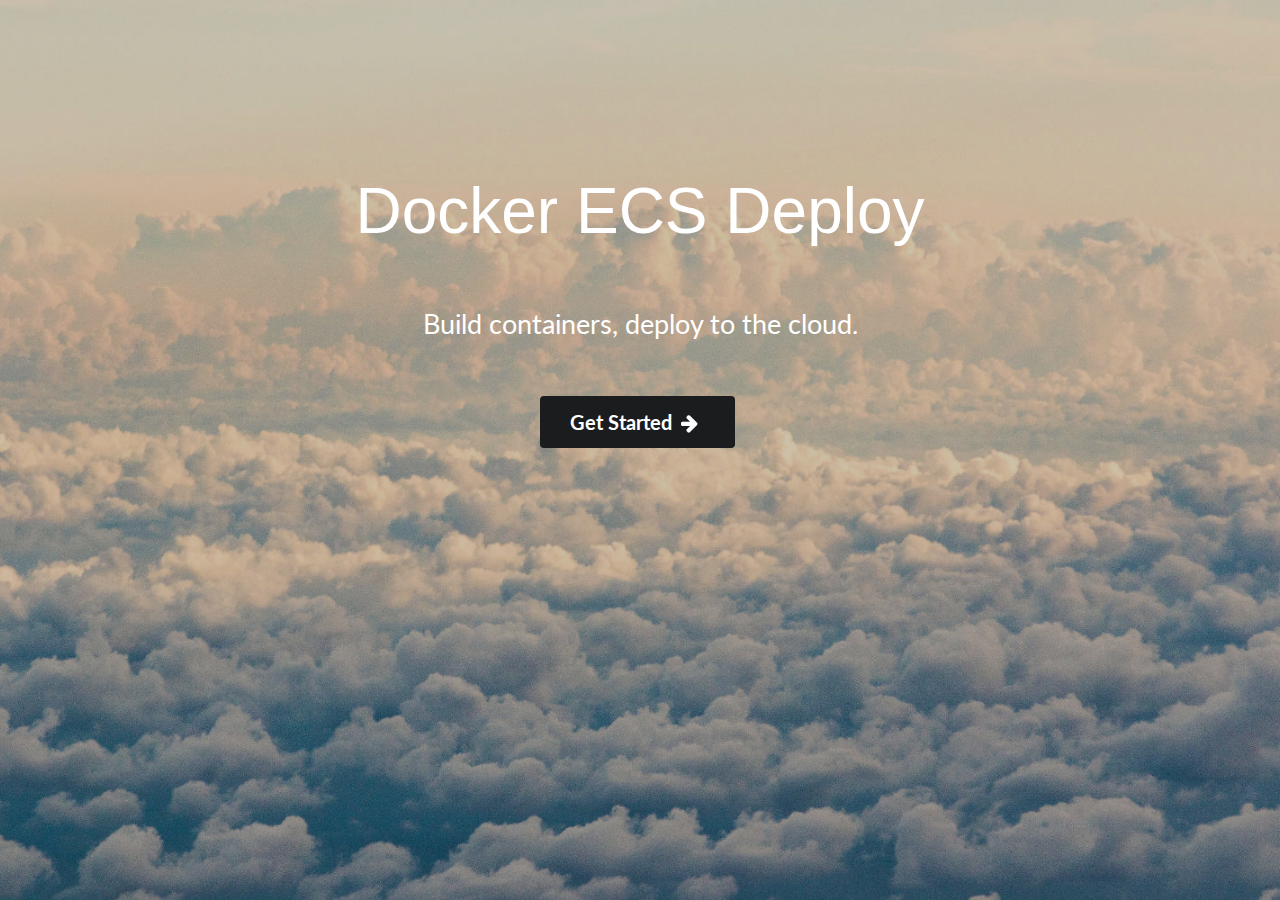
<file: nginx/html/index.html>
<!DOCTYPE html>
<html>

<head>
    <meta charset="utf-8" />
    <meta content="IE=edge,chrome=1" http-equiv="X-UA-Compatible" />
    <title>Semantic-UI-Forest, collection of design, themes and templates for Semantic-UI.</title>
    <link href="semantic.default.min.css" rel="stylesheet" type="text/css" />
    <link href="default.css" rel="stylesheet" type="text/css" />
</head>

<body class="template">
    <div class="ui vertical masthead center aligned segment">
        <div class="ui text container">
            <h1 class="ui header">
                Docker ECS Deploy
            </h1>
            <h2>
                Build containers, deploy to the cloud.
            </h2>
            <div class="ui huge secondary button">
                <a class="link" href="https://github.com/tyro-private/docker-ecs-deploy-sample">Get Started
                    <i class="right arrow icon"></i>
                </a>
            </div>
        </div>
    </div>
</body>

</html>
</file>
<file: nginx/html/default.css>
body {
    background-image: linear-gradient(
        rgba(0, 0, 0, 0.2),
        rgba(0, 0, 0, 0.2)
      ),url(./splash.jpg);
      background-position: center;
      background-repeat: no-repeat;
      background-size: cover;
      position: relative;
      color: white;
}

.masthead.segment {
    min-height: 400px;
    padding: 3em 0em;
}

.masthead .logo.item img {
    margin-right: 1em;
}
.masthead .ui.menu .ui.button {
    margin-left: 0.5em;
}
.masthead h1.ui.header {
    margin-top: 2em;
    margin-bottom: 0em;
    color: white;
    font-size: 4em;
    font-family: 'Source Sans Pro', sans-serif;
    font-weight: normal;
}

.masthead h2 {
    margin-top: 2em;
    margin-bottom: 2em;
    font-size: 1.7em;
    font-weight: normal;
}

.link, .link:hover {
    color: white;
}
</file>
